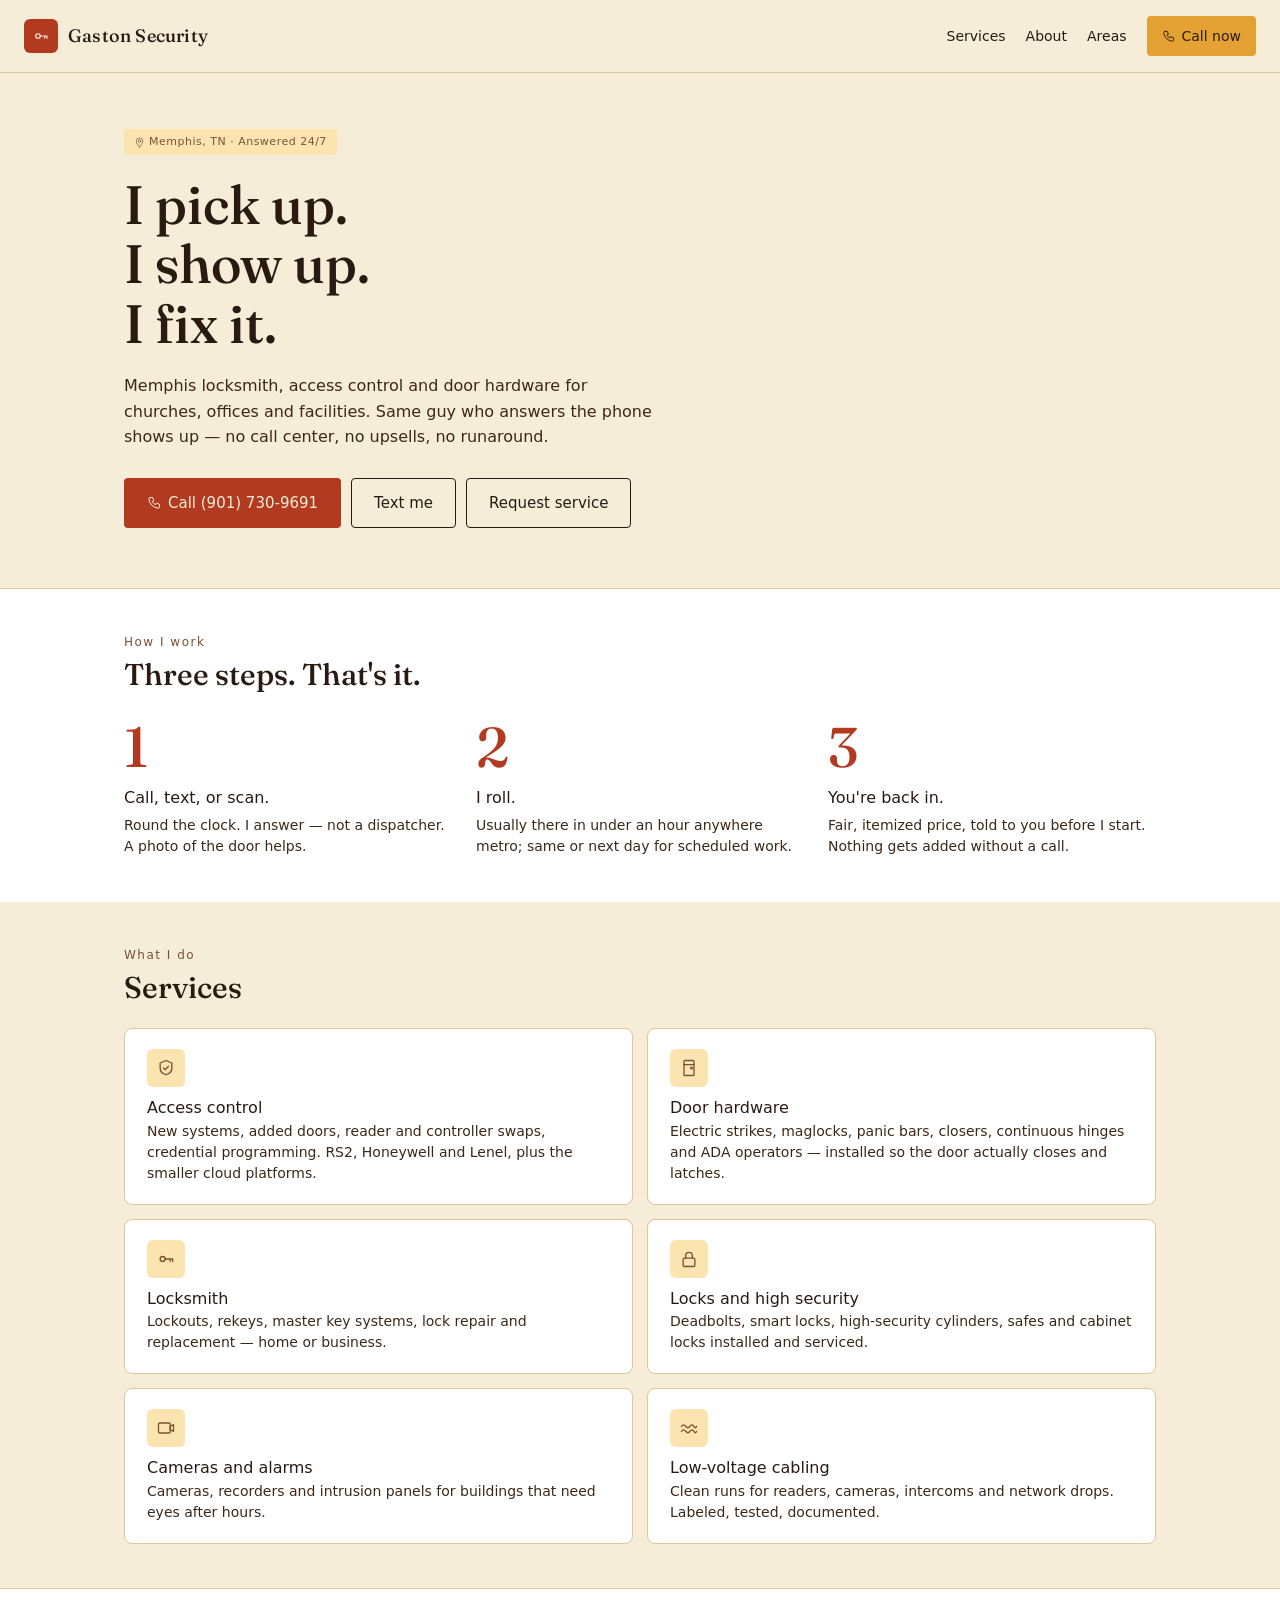
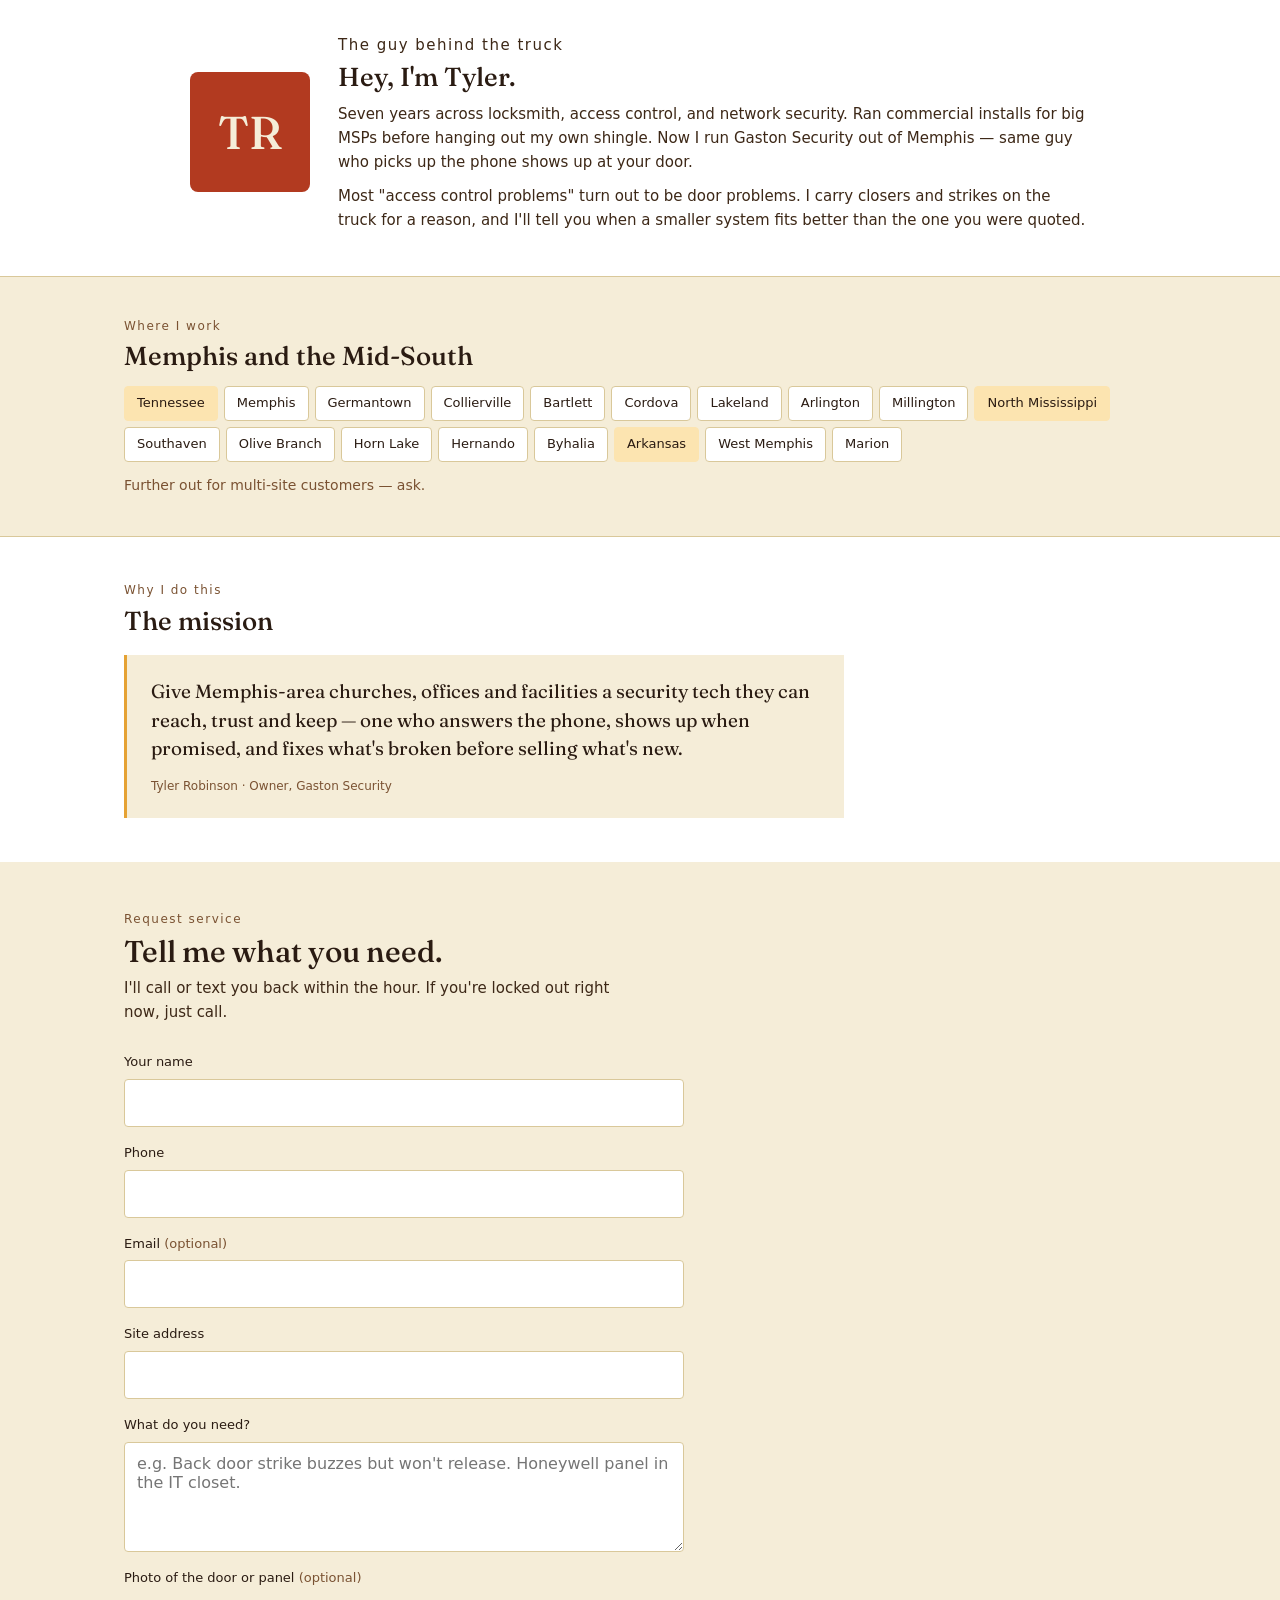
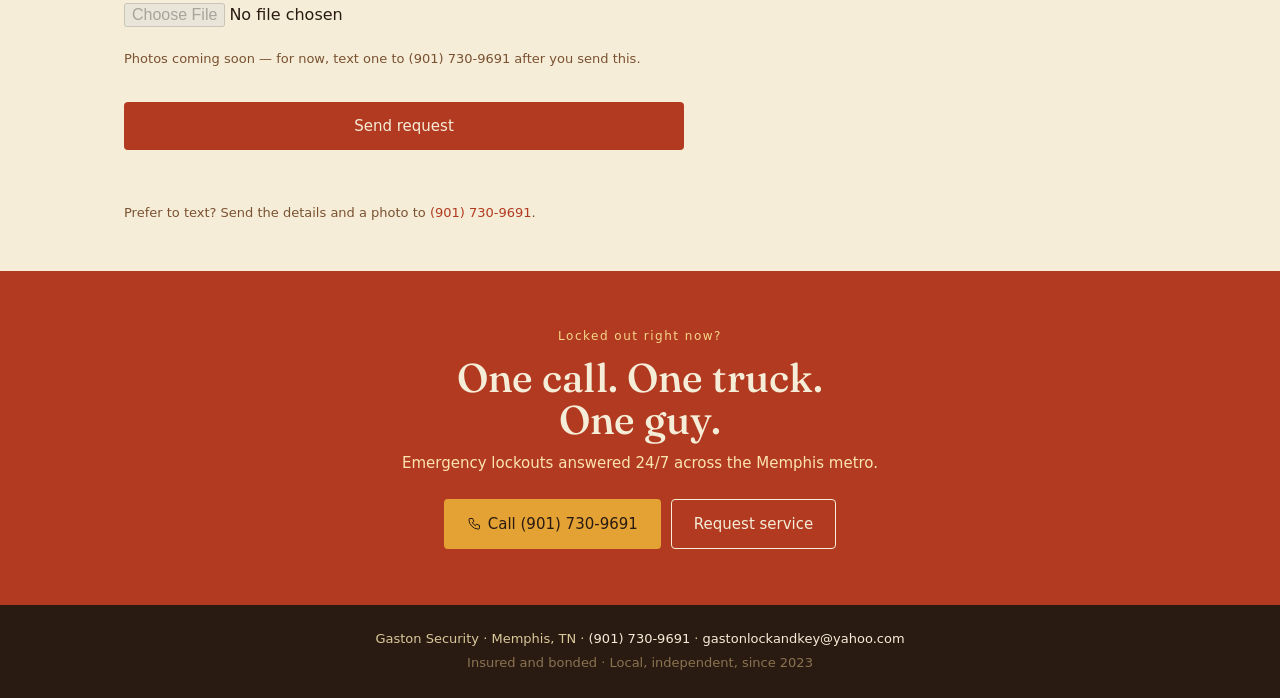
<file: index.html>
<!DOCTYPE html>
<html lang="en">
<head>
<meta charset="utf-8">
<meta name="viewport" content="width=device-width,initial-scale=1">
<title>Gaston Security — Memphis locksmith, access control and door hardware</title>
<meta name="description" content="Locksmith, access control, door hardware and low-voltage security work across Memphis, North Mississippi and West Memphis. Same guy answers the phone and shows up. Call or text 901-730-9691.">
<meta name="theme-color" content="#B23A20">
<link rel="canonical" href="https://gaston-security.com/">

<meta property="og:type" content="website">
<meta property="og:title" content="Gaston Security — Memphis locksmith and access control">
<meta property="og:description" content="I pick up. I show up. I fix it. Locksmith, access control and door hardware for churches, offices and facilities around Memphis. Call or text 901-730-9691.">
<meta property="og:url" content="https://gaston-security.com/">
<meta property="og:site_name" content="Gaston Security">
<meta property="og:image" content="https://gaston-security.com/og.png">
<meta property="og:image:width" content="1200">
<meta property="og:image:height" content="630">
<meta name="twitter:card" content="summary_large_image">

<link rel="preconnect" href="https://fonts.googleapis.com">
<link rel="preconnect" href="https://fonts.gstatic.com" crossorigin>
<link rel="stylesheet" href="https://fonts.googleapis.com/css2?family=Fraunces:opsz,wght@9..144,400;9..144,500&display=swap">

<link rel="icon" href="data:image/svg+xml,%3Csvg xmlns='http://www.w3.org/2000/svg' viewBox='0 0 24 24'%3E%3Crect width='24' height='24' rx='4' fill='%23B23A20'/%3E%3Ccircle cx='9' cy='12' r='3' fill='none' stroke='%23F5EDD8' stroke-width='1.6'/%3E%3Cpath d='M12 12h8M17 12v3M20 12v3' stroke='%23F5EDD8' stroke-width='1.6' fill='none' stroke-linecap='round'/%3E%3C/svg%3E">
<link rel="apple-touch-icon" href="/apple-touch-icon.png">

<script type="application/ld+json">
{
  "@context": "https://schema.org",
  "@type": "LocalBusiness",
  "additionalType": ["https://schema.org/Locksmith"],
  "name": "Gaston Security",
  "url": "https://gaston-security.com/",
  "image": "https://gaston-security.com/og.png",
  "telephone": "+19017309691",
  "email": "gastonlockandkey@yahoo.com",
  "founder": { "@type": "Person", "name": "Tyler Robinson" },
  "slogan": "I pick up. I show up. I fix it.",
  "priceRange": "$$",
  "address": { "@type": "PostalAddress", "addressLocality": "Memphis", "addressRegion": "TN", "addressCountry": "US" },
  "areaServed": [
    "Memphis, TN", "Germantown, TN", "Collierville, TN", "Bartlett, TN", "Cordova, TN", "Lakeland, TN", "Arlington, TN", "Millington, TN",
    "Southaven, MS", "Olive Branch, MS", "Horn Lake, MS", "Hernando, MS", "West Memphis, AR"
  ],
  "knowsAbout": ["Access control", "RS2", "Honeywell", "Lenel", "Door hardware", "Locksmithing", "CCTV", "Low-voltage installation"],
  "openingHoursSpecification": {
    "@type": "OpeningHoursSpecification",
    "dayOfWeek": ["Monday","Tuesday","Wednesday","Thursday","Friday","Saturday","Sunday"],
    "opens": "00:00",
    "closes": "23:59"
  }
}
</script>

<style>
:root {
  --rust: #B23A20;
  --rust-dark: #8F2E19;
  --mustard: #E5A234;
  --mustard-light: #FCE4B0;
  --espresso: #2A1B12;
  --cream: #F5EDD8;
  --cream-light: #FCF6E4;
  --warm-brown: #3D2817;
  --warm-brown-muted: #7A5232;
  --border-cream: #D9C89A;
  --white: #FFFFFF;
  --deep: #2A1B12;
}
* { box-sizing: border-box; }
html { scroll-behavior: smooth; }
@media (prefers-reduced-motion: reduce) { html { scroll-behavior: auto; } }
body {
  margin: 0;
  font-family: system-ui, -apple-system, BlinkMacSystemFont, "Segoe UI", Roboto, sans-serif;
  color: var(--warm-brown);
  background: var(--cream);
  line-height: 1.6;
  -webkit-font-smoothing: antialiased;
}
h1, h2, h3, .display {
  font-family: 'Fraunces', Georgia, serif;
  font-weight: 500;
  color: var(--espresso);
  margin: 0;
  line-height: 1.1;
}
p { margin: 0; }
a { color: var(--rust); text-decoration: none; }
a:hover { text-decoration: underline; }
a:focus-visible, button:focus-visible, input:focus-visible, textarea:focus-visible { outline: 3px solid var(--mustard); outline-offset: 2px; }
.container { max-width: 1080px; margin: 0 auto; padding: 0 24px; }
.skip-link {
  position: absolute; left: -9999px; top: 0;
  background: var(--espresso); color: var(--cream);
  padding: 8px 12px; border-radius: 4px;
  z-index: 100;
}
.skip-link:focus { left: 12px; top: 12px; }

.eyebrow {
  font-size: 12px;
  color: var(--warm-brown-muted);
  letter-spacing: 1.5px;
  margin-bottom: 6px;
}

.icon { width: 1em; height: 1em; display: inline-block; vertical-align: -0.125em; }

.btn {
  display: inline-flex; align-items: center; justify-content: center; gap: 6px;
  min-height: 48px;
  padding: 12px 22px;
  border-radius: 4px;
  font-size: 15px;
  font-weight: 500;
  text-decoration: none;
  border: 1.5px solid transparent;
  cursor: pointer;
  font-family: inherit;
  transition: transform 0.06s ease;
}
.btn:hover { text-decoration: none; }
.btn:active { transform: translateY(1px); }
.btn[disabled] { opacity: .6; cursor: progress; }
.btn-primary { background: var(--rust); color: var(--cream); }
.btn-primary:hover { background: var(--rust-dark); color: var(--cream); }
.btn-mustard { background: var(--mustard); color: var(--espresso); }
.btn-mustard:hover { background: #d1911e; color: var(--espresso); }
.btn-outline { background: transparent; color: var(--espresso); border-color: var(--espresso); }
.btn-outline:hover { background: var(--espresso); color: var(--cream); }
.btn-outline-light { background: transparent; color: var(--cream); border-color: var(--cream); }
.btn-outline-light:hover { background: var(--cream); color: var(--rust); }

/* Header */
.site-header {
  display: flex; align-items: center; justify-content: space-between;
  padding: 16px 24px;
  background: var(--cream);
  border-bottom: 0.5px solid var(--border-cream);
}
.brand { display: flex; align-items: center; gap: 10px; }
.brand-mark {
  width: 34px; height: 34px; border-radius: 6px;
  background: var(--rust); color: var(--cream);
  display: inline-flex; align-items: center; justify-content: center;
}
.brand-mark svg { width: 18px; height: 18px; }
.brand-name {
  font-family: 'Fraunces', Georgia, serif;
  font-size: 18px; font-weight: 500;
  color: var(--espresso);
  letter-spacing: 0.2px;
}
.nav-links { display: flex; align-items: center; gap: 20px; font-size: 14px; color: var(--espresso); }
.nav-links a { color: var(--espresso); }
.nav-links .btn-mustard { padding: 8px 14px; font-size: 14px; min-height: 40px; }

/* Hero */
.hero { padding: 56px 24px 60px; }
.hero .badge {
  display: inline-flex; align-items: center; gap: 4px;
  background: var(--mustard-light);
  color: var(--warm-brown-muted);
  font-size: 11px; letter-spacing: 0.5px;
  padding: 4px 10px; border-radius: 4px;
  margin-bottom: 20px;
}
.hero h1 { font-size: 54px; max-width: 620px; margin-bottom: 20px; }
.hero .sub { font-size: 16px; color: var(--warm-brown); max-width: 540px; margin-bottom: 28px; }
.hero-ctas { display: flex; gap: 10px; flex-wrap: wrap; }

/* How I work */
.how { padding: 44px 24px; background: var(--white); border-top: 0.5px solid var(--border-cream); }
.how h2 { font-size: 30px; margin-bottom: 28px; }
.how-grid { display: grid; grid-template-columns: 1fr 1fr 1fr; gap: 24px; }
.step-num {
  font-family: 'Fraunces', Georgia, serif;
  font-size: 56px; color: var(--rust); font-weight: 500;
  line-height: 1; margin-bottom: 10px;
}
.step-title { font-size: 16px; font-weight: 500; color: var(--espresso); margin-bottom: 4px; }
.step-body { font-size: 14px; color: var(--warm-brown); line-height: 1.55; }

/* Services */
.services { padding: 44px 24px; }
.services h2 { font-size: 30px; margin-bottom: 24px; }
.services-grid { display: grid; grid-template-columns: 1fr 1fr; gap: 14px; }
.service-card {
  background: var(--white);
  padding: 20px 22px;
  border-radius: 8px;
  border: 0.5px solid var(--border-cream);
}
.icon-badge {
  width: 38px; height: 38px; border-radius: 6px;
  background: var(--mustard-light);
  color: var(--warm-brown-muted);
  display: inline-flex; align-items: center; justify-content: center;
  margin-bottom: 12px;
}
.icon-badge svg { width: 20px; height: 20px; }
.service-card h3 { font-family: system-ui, sans-serif; font-size: 16px; font-weight: 500; color: var(--espresso); margin-bottom: 4px; }
.service-card p { font-size: 14px; color: var(--warm-brown); line-height: 1.5; }

/* About */
.about {
  padding: 44px 24px;
  background: var(--white);
  border-top: 0.5px solid var(--border-cream);
  border-bottom: 0.5px solid var(--border-cream);
}
.about-grid { display: grid; grid-template-columns: 120px 1fr; gap: 28px; align-items: center; max-width: 900px; margin: 0 auto; }
.about-avatar {
  width: 120px; height: 120px; border-radius: 8px;
  background: var(--rust); color: var(--cream);
  display: flex; align-items: center; justify-content: center;
  font-family: 'Fraunces', Georgia, serif; font-size: 46px; font-weight: 500;
}
.about h2 { font-size: 26px; margin-bottom: 10px; }
.about p { font-size: 15px; color: var(--warm-brown); }
.about p + p { margin-top: 10px; }

/* Areas */
.areas { padding: 40px 24px; }
.areas h2 { font-size: 26px; margin-bottom: 16px; }
.chips { display: flex; flex-wrap: wrap; gap: 6px; }
.chip {
  background: var(--white);
  padding: 6px 12px;
  border-radius: 4px;
  font-size: 13px;
  color: var(--espresso);
  border: 0.5px solid var(--border-cream);
}
.chip-head { background: var(--mustard-light); border-color: var(--mustard-light); font-weight: 500; }
.areas .note { font-size: 14px; color: var(--warm-brown-muted); margin-top: 12px; }

/* Mission */
.mission { padding: 44px 24px; background: var(--white); border-top: 0.5px solid var(--border-cream); }
.mission h2 { font-size: 26px; margin-bottom: 20px; }
.mission blockquote {
  margin: 0; background: var(--cream); padding: 22px 24px; border-left: 3px solid var(--mustard); max-width: 720px;
}
.mission .quote {
  font-family: 'Fraunces', Georgia, serif;
  font-size: 19px; line-height: 1.5;
  color: var(--espresso);
  margin-bottom: 14px;
}
.mission .attribution { font-size: 12px; color: var(--warm-brown-muted); }

/* Request service form */
.quote-section { padding: 48px 24px; background: var(--cream); }
.quote-section h2 { font-size: 30px; margin-bottom: 8px; }
.quote-section .lead { font-size: 15px; color: var(--warm-brown); margin-bottom: 28px; max-width: 520px; }
.quote-form { max-width: 560px; display: grid; gap: 16px; }
.field { display: grid; gap: 6px; }
.field label { font-size: 13px; font-weight: 500; color: var(--espresso); }
.field .opt { font-weight: 400; color: var(--warm-brown-muted); }
.field input, .field textarea {
  font-family: inherit;
  font-size: 16px;
  padding: 11px 12px;
  min-height: 48px;
  border: 1px solid var(--border-cream);
  border-radius: 4px;
  background: var(--white);
  color: var(--espresso);
  width: 100%;
}
.field textarea { resize: vertical; min-height: 110px; }
.field input:focus, .field textarea:focus {
  outline: none;
  border-color: var(--rust);
  box-shadow: 0 0 0 2px rgba(178,58,32,0.15);
}
.field input[type="file"] { padding: 8px 0; border: 0; background: transparent; }
input:invalid.touched, textarea:invalid.touched { border-color: var(--rust); }
.hint { font-size: 13px; color: var(--warm-brown-muted); }
.hp { position: absolute; left: -9999px; top: -9999px; }
.status { font-size: 15px; font-weight: 500; min-height: 1.4em; }
.status.ok { color: #2F6B3A; }
.status.err { color: var(--rust); }

/* Big closing CTA */
.cta { padding: 56px 24px; background: var(--rust); text-align: center; color: var(--cream); }
.cta .eyebrow { color: #F5D68A; margin-bottom: 10px; }
.cta h2 { font-size: 40px; color: var(--cream); margin-bottom: 10px; line-height: 1.05; }
.cta .lead { font-size: 15px; color: var(--mustard-light); margin-bottom: 24px; }
.cta-ctas { display: inline-flex; gap: 10px; flex-wrap: wrap; justify-content: center; }

/* Footer */
.footer { padding: 24px; background: var(--espresso); color: var(--border-cream); font-size: 13px; text-align: center; }
.footer a { color: var(--cream); }
.footer .fine { color: #8B7250; margin-top: 4px; }

/* Sticky call/text bar — phones only, for people arriving from the QR code */
.callbar {
  position: fixed; left: 0; right: 0; bottom: 0; z-index: 20;
  display: none; grid-template-columns: 1fr 1fr 1.5fr; gap: 1px;
  background: var(--rust-dark); padding-bottom: env(safe-area-inset-bottom);
}
.callbar a {
  display: flex; align-items: center; justify-content: center;
  min-height: 54px; background: var(--rust); color: var(--cream);
  font-weight: 500; font-size: 15px; text-decoration: none;
}
.callbar a:active { background: var(--rust-dark); }

/* Mobile */
@media (max-width: 720px) {
  .nav-links a:not(.btn) { display: none; }
  .hero { padding: 40px 24px; }
  .hero h1 { font-size: 40px; }
  .hero-ctas .btn { flex: 1 1 100%; }
  .how-grid { grid-template-columns: 1fr; gap: 28px; }
  .services-grid { grid-template-columns: 1fr; }
  .about-grid { grid-template-columns: 1fr; text-align: center; }
  .about-avatar { margin: 0 auto; }
  .cta h2 { font-size: 30px; }
  .callbar { display: grid; }
  body { padding-bottom: 54px; }
  .footer { padding-bottom: 36px; }
}
</style>
</head>
<body>

<a class="skip-link" href="#main">Skip to content</a>

<svg width="0" height="0" style="position:absolute" aria-hidden="true">
  <defs>
    <symbol id="i-key" viewBox="0 0 24 24" fill="none" stroke="currentColor" stroke-width="1.6" stroke-linecap="round" stroke-linejoin="round">
      <circle cx="8" cy="12" r="3"/>
      <path d="M11 12h9M17 12v3M20 12v3"/>
    </symbol>
    <symbol id="i-lock" viewBox="0 0 24 24" fill="none" stroke="currentColor" stroke-width="1.6" stroke-linecap="round" stroke-linejoin="round">
      <rect x="5" y="11" width="14" height="10" rx="1.5"/>
      <path d="M8 11V8a4 4 0 0 1 8 0v3"/>
    </symbol>
    <symbol id="i-shield" viewBox="0 0 24 24" fill="none" stroke="currentColor" stroke-width="1.6" stroke-linecap="round" stroke-linejoin="round">
      <path d="M12 3l7 3v6c0 4-3 7-7 8-4-1-7-4-7-8V6l7-3z"/>
      <path d="M9 12l2 2 4-4"/>
    </symbol>
    <symbol id="i-door" viewBox="0 0 24 24" fill="none" stroke="currentColor" stroke-width="1.6" stroke-linecap="round" stroke-linejoin="round">
      <rect x="6" y="3" width="12" height="18" rx="1"/>
      <circle cx="15" cy="12" r="1"/>
      <path d="M6 8h12"/>
    </symbol>
    <symbol id="i-video" viewBox="0 0 24 24" fill="none" stroke="currentColor" stroke-width="1.6" stroke-linecap="round" stroke-linejoin="round">
      <rect x="3" y="6" width="14" height="12" rx="1.5"/>
      <path d="M17 10l4-2v8l-4-2z"/>
    </symbol>
    <symbol id="i-cable" viewBox="0 0 24 24" fill="none" stroke="currentColor" stroke-width="1.6" stroke-linecap="round" stroke-linejoin="round">
      <path d="M3 10c4-6 6 6 10 0s6 6 8 0"/>
      <path d="M3 16c4-6 6 6 10 0s6 6 8 0"/>
    </symbol>
    <symbol id="i-phone" viewBox="0 0 24 24" fill="none" stroke="currentColor" stroke-width="1.6" stroke-linecap="round" stroke-linejoin="round">
      <path d="M5 4h4l2 5-2.5 1.5a11 11 0 0 0 5 5L15 13l5 2v4a2 2 0 0 1-2 2A16 16 0 0 1 3 6a2 2 0 0 1 2-2z"/>
    </symbol>
    <symbol id="i-pin" viewBox="0 0 24 24" fill="none" stroke="currentColor" stroke-width="1.6" stroke-linecap="round" stroke-linejoin="round">
      <path d="M12 22s7-8 7-13a7 7 0 0 0-14 0c0 5 7 13 7 13z"/>
      <circle cx="12" cy="9" r="2.5"/>
    </symbol>
  </defs>
</svg>

<header class="site-header">
  <div class="brand">
    <span class="brand-mark"><svg><use href="#i-key"/></svg></span>
    <span class="brand-name">Gaston Security</span>
  </div>
  <nav class="nav-links" aria-label="Primary">
    <a href="#services">Services</a>
    <a href="#about">About</a>
    <a href="#areas">Areas</a>
    <a class="btn btn-mustard" href="tel:+19017309691">
      <svg class="icon"><use href="#i-phone"/></svg>Call now
    </a>
  </nav>
</header>

<main id="main">

<section class="hero">
  <div class="container">
    <span class="badge"><svg class="icon"><use href="#i-pin"/></svg>Memphis, TN &middot; Answered 24/7</span>
    <h1>I pick up.<br>I show up.<br>I fix it.</h1>
    <p class="sub">Memphis locksmith, access control and door hardware for churches, offices and facilities. Same guy who answers the phone shows up &mdash; no call center, no upsells, no runaround.</p>
    <div class="hero-ctas">
      <a class="btn btn-primary" href="tel:+19017309691"><svg class="icon"><use href="#i-phone"/></svg>Call (901) 730-9691</a>
      <a class="btn btn-outline" href="sms:+19017309691?&amp;body=Hi%20Tyler%2C%20I%20need%20help%20with">Text me</a>
      <a class="btn btn-outline" href="#quote">Request service</a>
    </div>
  </div>
</section>

<section class="how">
  <div class="container">
    <p class="eyebrow">How I work</p>
    <h2>Three steps. That's it.</h2>
    <div class="how-grid">
      <div>
        <div class="step-num">1</div>
        <p class="step-title">Call, text, or scan.</p>
        <p class="step-body">Round the clock. I answer &mdash; not a dispatcher. A photo of the door helps.</p>
      </div>
      <div>
        <div class="step-num">2</div>
        <p class="step-title">I roll.</p>
        <p class="step-body">Usually there in under an hour anywhere metro; same or next day for scheduled work.</p>
      </div>
      <div>
        <div class="step-num">3</div>
        <p class="step-title">You're back in.</p>
        <p class="step-body">Fair, itemized price, told to you before I start. Nothing gets added without a call.</p>
      </div>
    </div>
  </div>
</section>

<section class="services" id="services">
  <div class="container">
    <p class="eyebrow">What I do</p>
    <h2>Services</h2>
    <div class="services-grid">
      <div class="service-card">
        <div class="icon-badge"><svg><use href="#i-shield"/></svg></div>
        <h3>Access control</h3>
        <p>New systems, added doors, reader and controller swaps, credential programming. RS2, Honeywell and Lenel, plus the smaller cloud platforms.</p>
      </div>
      <div class="service-card">
        <div class="icon-badge"><svg><use href="#i-door"/></svg></div>
        <h3>Door hardware</h3>
        <p>Electric strikes, maglocks, panic bars, closers, continuous hinges and ADA operators &mdash; installed so the door actually closes and latches.</p>
      </div>
      <div class="service-card">
        <div class="icon-badge"><svg><use href="#i-key"/></svg></div>
        <h3>Locksmith</h3>
        <p>Lockouts, rekeys, master key systems, lock repair and replacement &mdash; home or business.</p>
      </div>
      <div class="service-card">
        <div class="icon-badge"><svg><use href="#i-lock"/></svg></div>
        <h3>Locks and high security</h3>
        <p>Deadbolts, smart locks, high-security cylinders, safes and cabinet locks installed and serviced.</p>
      </div>
      <div class="service-card">
        <div class="icon-badge"><svg><use href="#i-video"/></svg></div>
        <h3>Cameras and alarms</h3>
        <p>Cameras, recorders and intrusion panels for buildings that need eyes after hours.</p>
      </div>
      <div class="service-card">
        <div class="icon-badge"><svg><use href="#i-cable"/></svg></div>
        <h3>Low-voltage cabling</h3>
        <p>Clean runs for readers, cameras, intercoms and network drops. Labeled, tested, documented.</p>
      </div>
    </div>
  </div>
</section>

<section class="about" id="about">
  <div class="about-grid">
    <div class="about-avatar">TR</div>
    <div>
      <p class="eyebrow">The guy behind the truck</p>
      <h2>Hey, I'm Tyler.</h2>
      <p>Seven years across locksmith, access control, and network security. Ran commercial installs for big MSPs before hanging out my own shingle. Now I run Gaston Security out of Memphis &mdash; same guy who picks up the phone shows up at your door.</p>
      <p>Most "access control problems" turn out to be door problems. I carry closers and strikes on the truck for a reason, and I'll tell you when a smaller system fits better than the one you were quoted.</p>
    </div>
  </div>
</section>

<section class="areas" id="areas">
  <div class="container">
    <p class="eyebrow">Where I work</p>
    <h2>Memphis and the Mid-South</h2>
    <div class="chips">
      <span class="chip chip-head">Tennessee</span>
      <span class="chip">Memphis</span>
      <span class="chip">Germantown</span>
      <span class="chip">Collierville</span>
      <span class="chip">Bartlett</span>
      <span class="chip">Cordova</span>
      <span class="chip">Lakeland</span>
      <span class="chip">Arlington</span>
      <span class="chip">Millington</span>
      <span class="chip chip-head">North Mississippi</span>
      <span class="chip">Southaven</span>
      <span class="chip">Olive Branch</span>
      <span class="chip">Horn Lake</span>
      <span class="chip">Hernando</span>
      <span class="chip">Byhalia</span>
      <span class="chip chip-head">Arkansas</span>
      <span class="chip">West Memphis</span>
      <span class="chip">Marion</span>
    </div>
    <p class="note">Further out for multi-site customers &mdash; ask.</p>
  </div>
</section>

<section class="mission">
  <div class="container">
    <p class="eyebrow">Why I do this</p>
    <h2>The mission</h2>
    <blockquote>
      <p class="quote">Give Memphis-area churches, offices and facilities a security tech they can reach, trust and keep &mdash; one who answers the phone, shows up when promised, and fixes what's broken before selling what's new.</p>
      <p class="attribution">Tyler Robinson &middot; Owner, Gaston Security</p>
    </blockquote>
  </div>
</section>

<section class="quote-section" id="quote">
  <div class="container">
    <p class="eyebrow">Request service</p>
    <h2>Tell me what you need.</h2>
    <p class="lead">I'll call or text you back within the hour. If you're locked out right now, just call.</p>
    <form class="quote-form" id="request-form" action="https://api.web3forms.com/submit" method="POST" novalidate>
      <input type="hidden" name="access_key" value="WEB3FORMS_ACCESS_KEY">
      <input type="hidden" name="subject" value="Service request from gaston-security.com">
      <input type="hidden" name="from_name" value="Gaston Security website">
      <input type="hidden" name="utm_source" id="utm_source" value="">
      <input type="checkbox" name="botcheck" class="hp" tabindex="-1" autocomplete="off" aria-hidden="true">

      <div class="field">
        <label for="f-name">Your name</label>
        <input type="text" id="f-name" name="name" required autocomplete="name" maxlength="200">
      </div>
      <div class="field">
        <label for="f-phone">Phone</label>
        <input type="tel" id="f-phone" name="phone" required autocomplete="tel" inputmode="tel">
      </div>
      <div class="field">
        <label for="f-email">Email <span class="opt">(optional)</span></label>
        <input type="email" id="f-email" name="email" autocomplete="email" inputmode="email">
      </div>
      <div class="field">
        <label for="f-address">Site address</label>
        <input type="text" id="f-address" name="site_address" required autocomplete="street-address">
      </div>
      <div class="field">
        <label for="f-desc">What do you need?</label>
        <textarea id="f-desc" name="message" required maxlength="4000" placeholder="e.g. Back door strike buzzes but won't release. Honeywell panel in the IT closet."></textarea>
      </div>
      <div class="field">
        <label for="f-photo">Photo of the door or panel <span class="opt">(optional)</span></label>
        <input type="file" id="f-photo" name="photo" accept="image/*" capture="environment">
        <p class="hint" id="photo-hint">One image, up to 8 MB.</p>
      </div>

      <div class="h-captcha" data-captcha="true"></div>

      <button type="submit" class="btn btn-primary" id="submit-btn">Send request</button>
      <p class="status" id="form-status" role="status" aria-live="polite"></p>
      <p class="hint">Prefer to text? Send the details and a photo to <a href="sms:+19017309691">(901) 730-9691</a>.</p>
    </form>
  </div>
</section>

<section class="cta">
  <div class="container">
    <p class="eyebrow">Locked out right now?</p>
    <h2>One call. One truck.<br>One guy.</h2>
    <p class="lead">Emergency lockouts answered 24/7 across the Memphis metro.</p>
    <div class="cta-ctas">
      <a class="btn btn-mustard" href="tel:+19017309691"><svg class="icon"><use href="#i-phone"/></svg>Call (901) 730-9691</a>
      <a class="btn btn-outline-light" href="#quote">Request service</a>
    </div>
  </div>
</section>

</main>

<footer class="footer">
  <p>Gaston Security &middot; Memphis, TN &middot; <a href="tel:+19017309691">(901) 730-9691</a> &middot; <a href="mailto:gastonlockandkey@yahoo.com">gastonlockandkey@yahoo.com</a></p>
  <p class="fine">Insured and bonded &middot; Local, independent, since 2023</p>
</footer>

<nav class="callbar" aria-label="Quick contact">
  <a href="tel:+19017309691">Call</a>
  <a href="sms:+19017309691">Text</a>
  <a href="#quote">Request service</a>
</nav>

<script src="/script.js" defer></script>
<script src="https://web3forms.com/client/script.js" async defer></script>
</body>
</html>
</file>
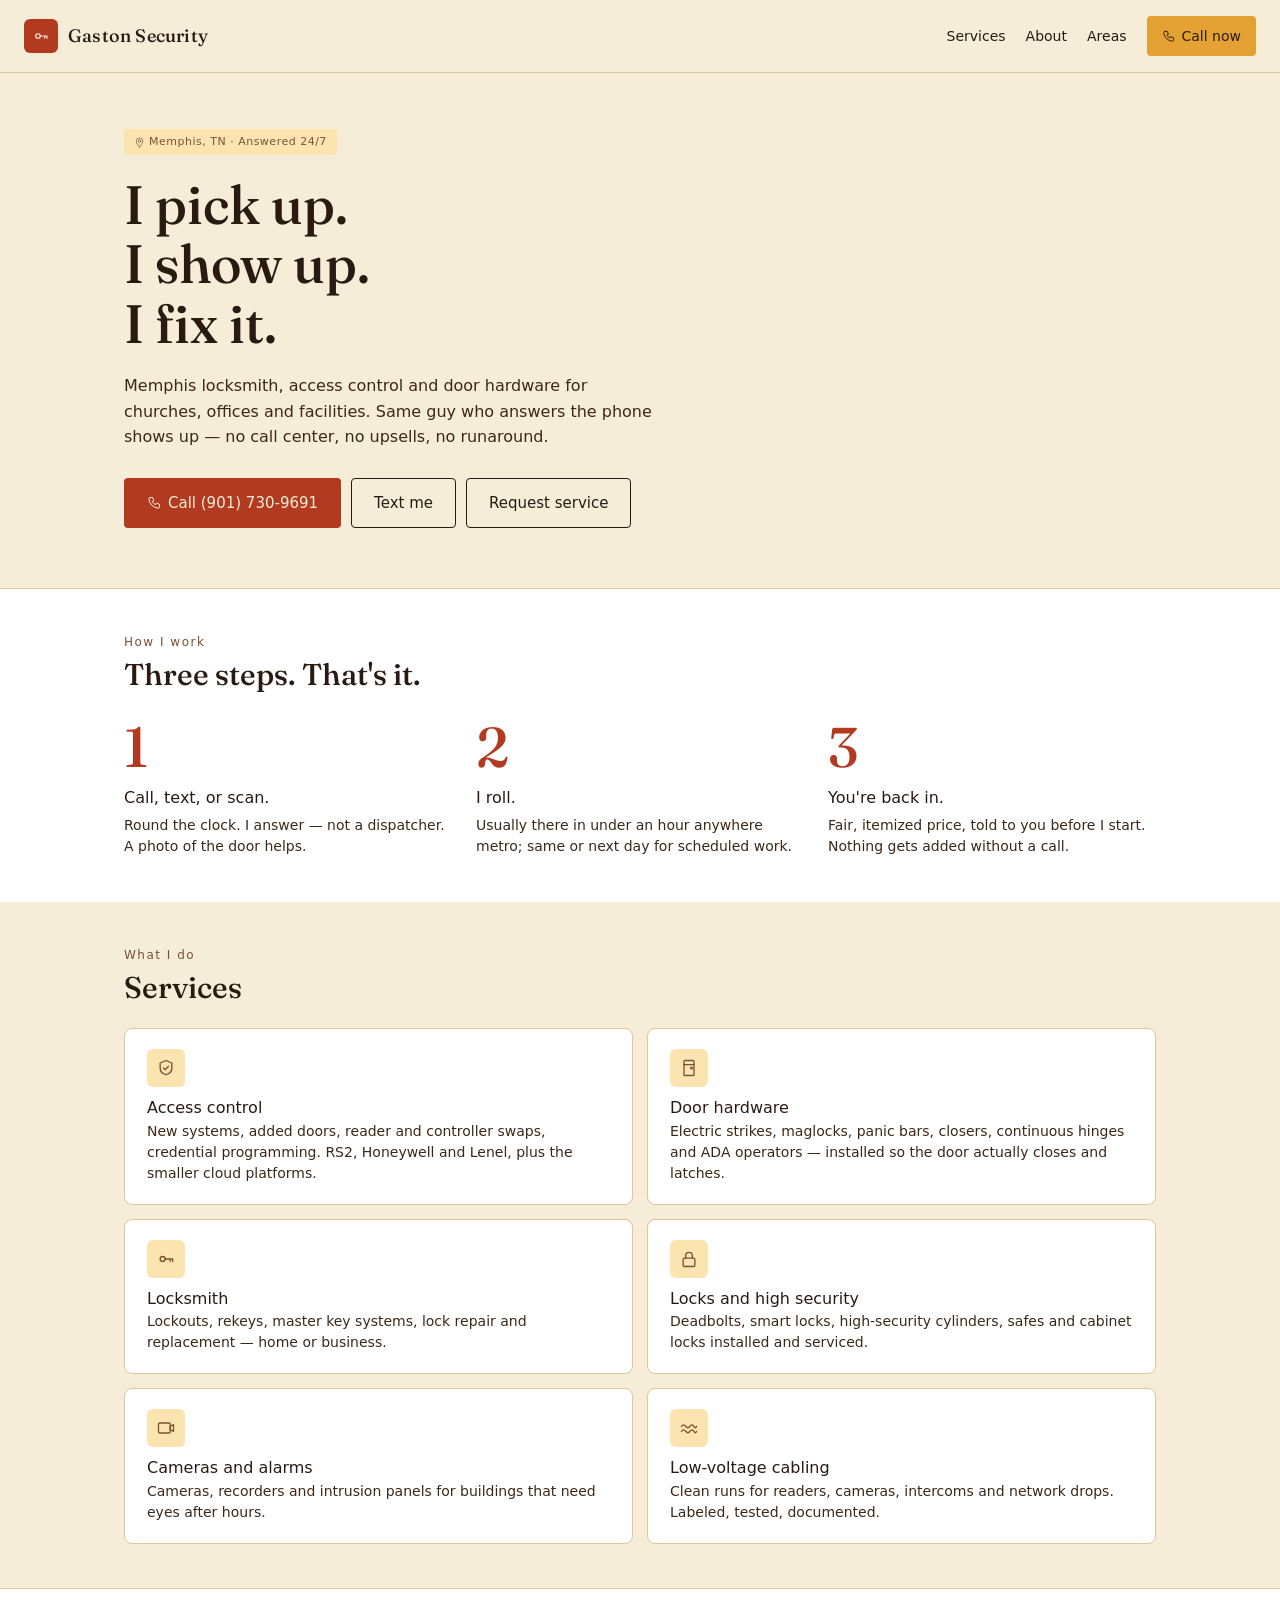
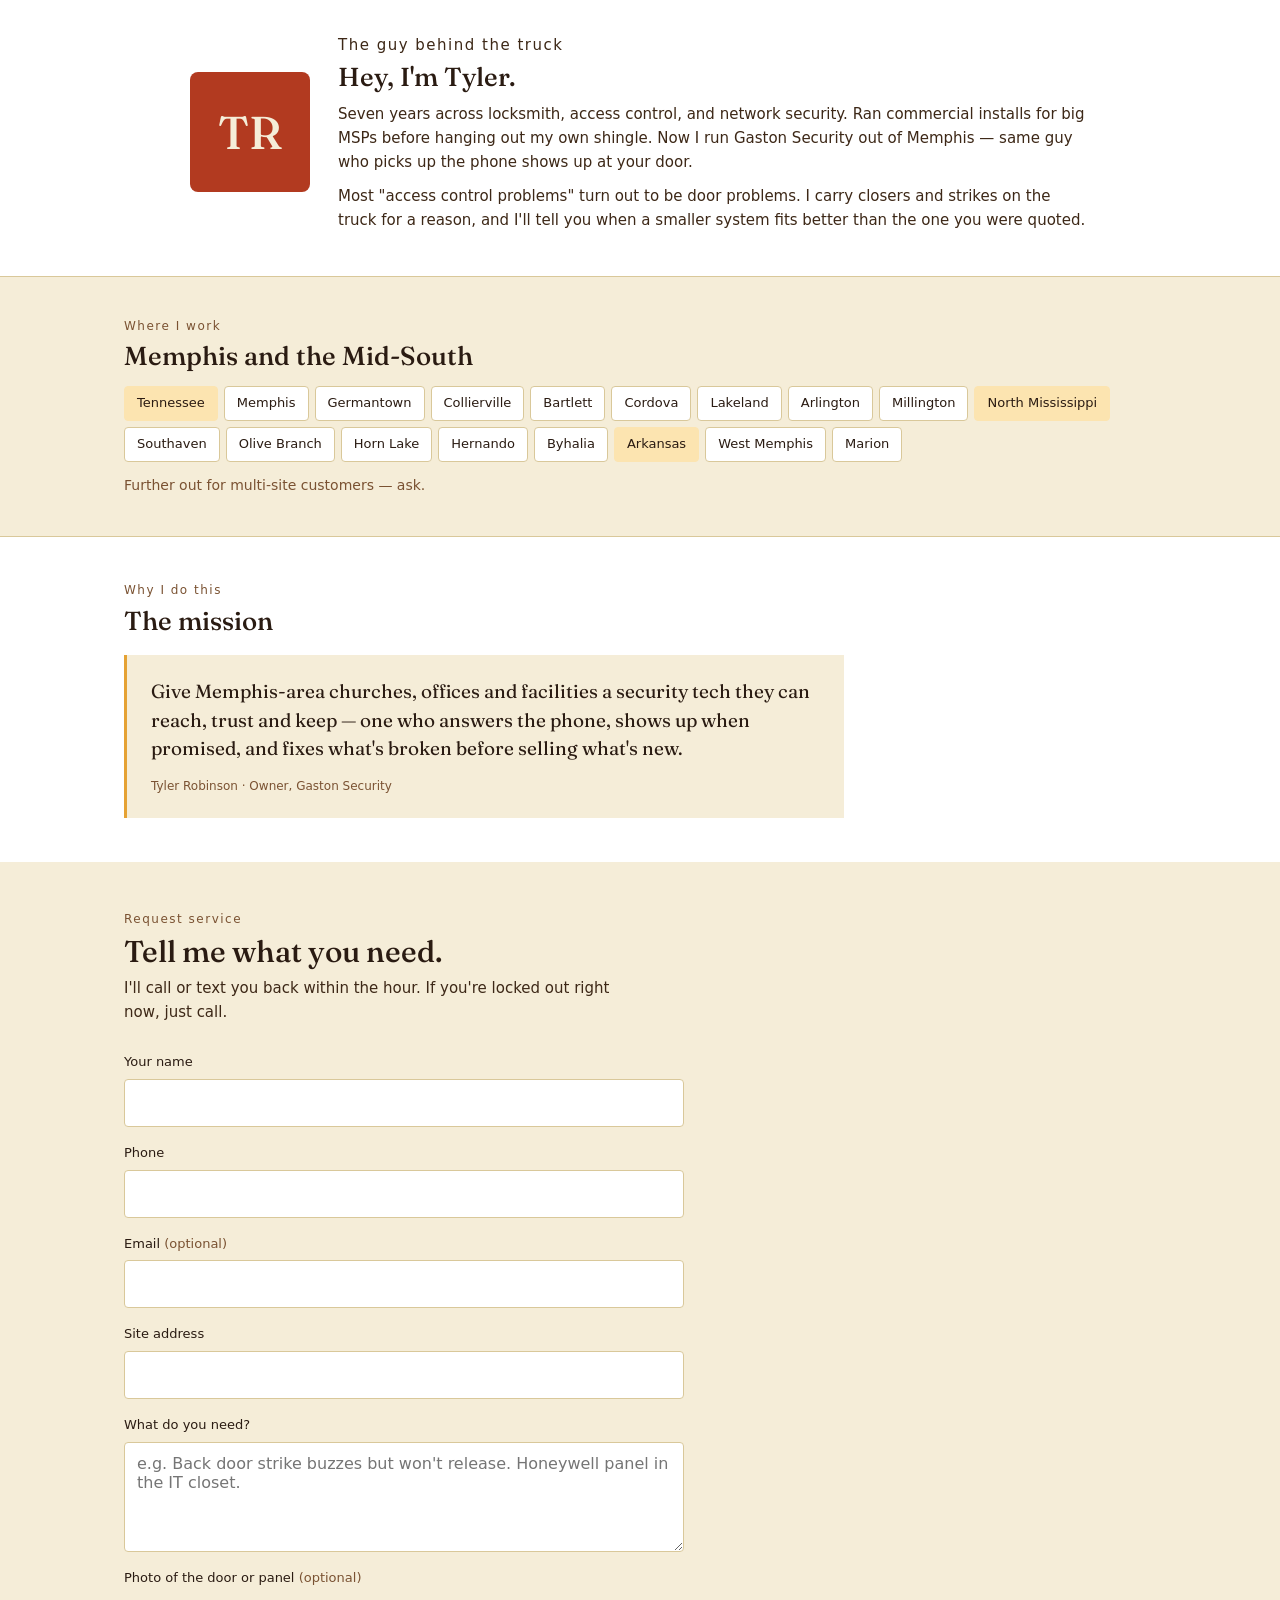
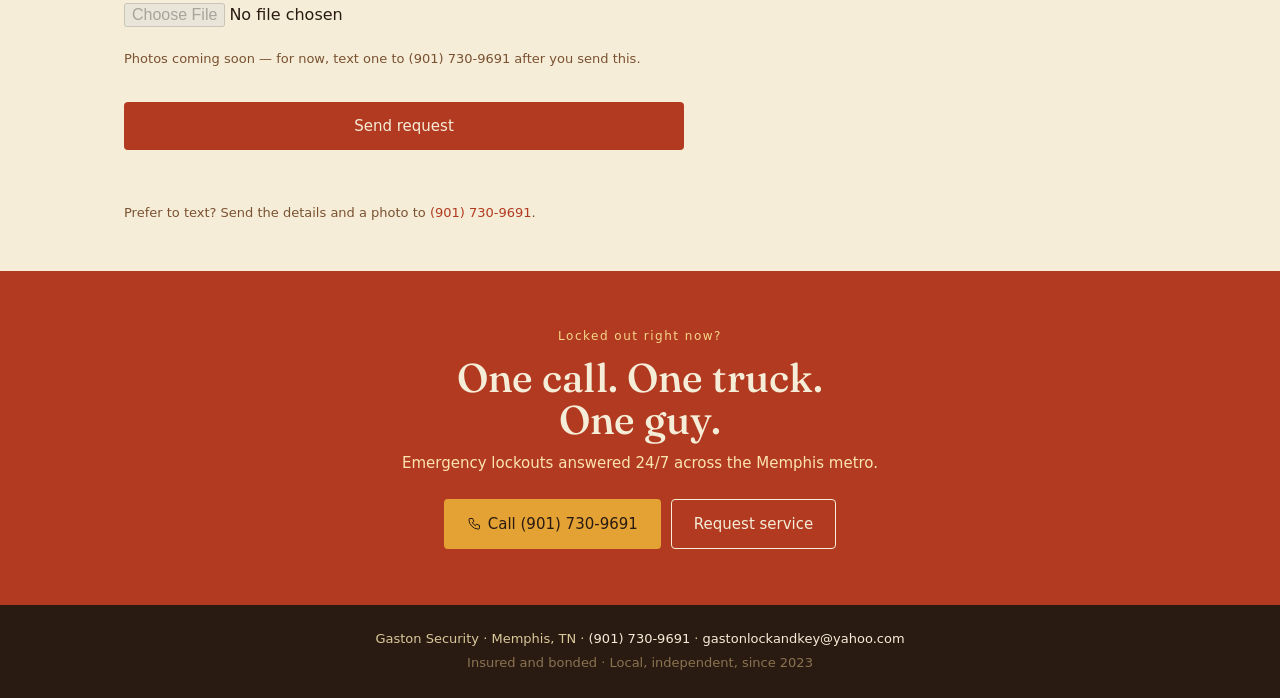
<file: public/index.html>
<!DOCTYPE html>
<html lang="en">
<head>
<meta charset="utf-8">
<meta name="viewport" content="width=device-width,initial-scale=1">
<title>Gaston Security — Memphis locksmith, access control and door hardware</title>
<meta name="description" content="Locksmith, access control, door hardware and low-voltage security work across Memphis, North Mississippi and West Memphis. Same guy answers the phone and shows up. Call or text 901-730-9691.">
<meta name="theme-color" content="#B23A20">
<link rel="canonical" href="https://gaston-security.com/">

<meta property="og:type" content="website">
<meta property="og:title" content="Gaston Security — Memphis locksmith and access control">
<meta property="og:description" content="I pick up. I show up. I fix it. Locksmith, access control and door hardware for churches, offices and facilities around Memphis. Call or text 901-730-9691.">
<meta property="og:url" content="https://gaston-security.com/">
<meta property="og:site_name" content="Gaston Security">
<meta property="og:image" content="https://gaston-security.com/og.png">
<meta property="og:image:width" content="1200">
<meta property="og:image:height" content="630">
<meta name="twitter:card" content="summary_large_image">

<link rel="preconnect" href="https://fonts.googleapis.com">
<link rel="preconnect" href="https://fonts.gstatic.com" crossorigin>
<link rel="stylesheet" href="https://fonts.googleapis.com/css2?family=Fraunces:opsz,wght@9..144,400;9..144,500&display=swap">

<link rel="icon" href="data:image/svg+xml,%3Csvg xmlns='http://www.w3.org/2000/svg' viewBox='0 0 24 24'%3E%3Crect width='24' height='24' rx='4' fill='%23B23A20'/%3E%3Ccircle cx='9' cy='12' r='3' fill='none' stroke='%23F5EDD8' stroke-width='1.6'/%3E%3Cpath d='M12 12h8M17 12v3M20 12v3' stroke='%23F5EDD8' stroke-width='1.6' fill='none' stroke-linecap='round'/%3E%3C/svg%3E">
<link rel="apple-touch-icon" href="/apple-touch-icon.png">

<script type="application/ld+json">
{
  "@context": "https://schema.org",
  "@type": "LocalBusiness",
  "additionalType": ["https://schema.org/Locksmith"],
  "name": "Gaston Security",
  "url": "https://gaston-security.com/",
  "image": "https://gaston-security.com/og.png",
  "telephone": "+19017309691",
  "email": "gastonlockandkey@yahoo.com",
  "founder": { "@type": "Person", "name": "Tyler Robinson" },
  "slogan": "I pick up. I show up. I fix it.",
  "priceRange": "$$",
  "address": { "@type": "PostalAddress", "addressLocality": "Memphis", "addressRegion": "TN", "addressCountry": "US" },
  "areaServed": [
    "Memphis, TN", "Germantown, TN", "Collierville, TN", "Bartlett, TN", "Cordova, TN", "Lakeland, TN", "Arlington, TN", "Millington, TN",
    "Southaven, MS", "Olive Branch, MS", "Horn Lake, MS", "Hernando, MS", "West Memphis, AR"
  ],
  "knowsAbout": ["Access control", "RS2", "Honeywell", "Lenel", "Door hardware", "Locksmithing", "CCTV", "Low-voltage installation"],
  "openingHoursSpecification": {
    "@type": "OpeningHoursSpecification",
    "dayOfWeek": ["Monday","Tuesday","Wednesday","Thursday","Friday","Saturday","Sunday"],
    "opens": "00:00",
    "closes": "23:59"
  }
}
</script>

<style>
:root {
  --rust: #B23A20;
  --rust-dark: #8F2E19;
  --mustard: #E5A234;
  --mustard-light: #FCE4B0;
  --espresso: #2A1B12;
  --cream: #F5EDD8;
  --cream-light: #FCF6E4;
  --warm-brown: #3D2817;
  --warm-brown-muted: #7A5232;
  --border-cream: #D9C89A;
  --white: #FFFFFF;
  --deep: #2A1B12;
}
* { box-sizing: border-box; }
html { scroll-behavior: smooth; }
@media (prefers-reduced-motion: reduce) { html { scroll-behavior: auto; } }
body {
  margin: 0;
  font-family: system-ui, -apple-system, BlinkMacSystemFont, "Segoe UI", Roboto, sans-serif;
  color: var(--warm-brown);
  background: var(--cream);
  line-height: 1.6;
  -webkit-font-smoothing: antialiased;
}
h1, h2, h3, .display {
  font-family: 'Fraunces', Georgia, serif;
  font-weight: 500;
  color: var(--espresso);
  margin: 0;
  line-height: 1.1;
}
p { margin: 0; }
a { color: var(--rust); text-decoration: none; }
a:hover { text-decoration: underline; }
a:focus-visible, button:focus-visible, input:focus-visible, textarea:focus-visible { outline: 3px solid var(--mustard); outline-offset: 2px; }
.container { max-width: 1080px; margin: 0 auto; padding: 0 24px; }
.skip-link {
  position: absolute; left: -9999px; top: 0;
  background: var(--espresso); color: var(--cream);
  padding: 8px 12px; border-radius: 4px;
  z-index: 100;
}
.skip-link:focus { left: 12px; top: 12px; }

.eyebrow {
  font-size: 12px;
  color: var(--warm-brown-muted);
  letter-spacing: 1.5px;
  margin-bottom: 6px;
}

.icon { width: 1em; height: 1em; display: inline-block; vertical-align: -0.125em; }

.btn {
  display: inline-flex; align-items: center; justify-content: center; gap: 6px;
  min-height: 48px;
  padding: 12px 22px;
  border-radius: 4px;
  font-size: 15px;
  font-weight: 500;
  text-decoration: none;
  border: 1.5px solid transparent;
  cursor: pointer;
  font-family: inherit;
  transition: transform 0.06s ease;
}
.btn:hover { text-decoration: none; }
.btn:active { transform: translateY(1px); }
.btn[disabled] { opacity: .6; cursor: progress; }
.btn-primary { background: var(--rust); color: var(--cream); }
.btn-primary:hover { background: var(--rust-dark); color: var(--cream); }
.btn-mustard { background: var(--mustard); color: var(--espresso); }
.btn-mustard:hover { background: #d1911e; color: var(--espresso); }
.btn-outline { background: transparent; color: var(--espresso); border-color: var(--espresso); }
.btn-outline:hover { background: var(--espresso); color: var(--cream); }
.btn-outline-light { background: transparent; color: var(--cream); border-color: var(--cream); }
.btn-outline-light:hover { background: var(--cream); color: var(--rust); }

/* Header */
.site-header {
  display: flex; align-items: center; justify-content: space-between;
  padding: 16px 24px;
  background: var(--cream);
  border-bottom: 0.5px solid var(--border-cream);
}
.brand { display: flex; align-items: center; gap: 10px; }
.brand-mark {
  width: 34px; height: 34px; border-radius: 6px;
  background: var(--rust); color: var(--cream);
  display: inline-flex; align-items: center; justify-content: center;
}
.brand-mark svg { width: 18px; height: 18px; }
.brand-name {
  font-family: 'Fraunces', Georgia, serif;
  font-size: 18px; font-weight: 500;
  color: var(--espresso);
  letter-spacing: 0.2px;
}
.nav-links { display: flex; align-items: center; gap: 20px; font-size: 14px; color: var(--espresso); }
.nav-links a { color: var(--espresso); }
.nav-links .btn-mustard { padding: 8px 14px; font-size: 14px; min-height: 40px; }

/* Hero */
.hero { padding: 56px 24px 60px; }
.hero .badge {
  display: inline-flex; align-items: center; gap: 4px;
  background: var(--mustard-light);
  color: var(--warm-brown-muted);
  font-size: 11px; letter-spacing: 0.5px;
  padding: 4px 10px; border-radius: 4px;
  margin-bottom: 20px;
}
.hero h1 { font-size: 54px; max-width: 620px; margin-bottom: 20px; }
.hero .sub { font-size: 16px; color: var(--warm-brown); max-width: 540px; margin-bottom: 28px; }
.hero-ctas { display: flex; gap: 10px; flex-wrap: wrap; }

/* How I work */
.how { padding: 44px 24px; background: var(--white); border-top: 0.5px solid var(--border-cream); }
.how h2 { font-size: 30px; margin-bottom: 28px; }
.how-grid { display: grid; grid-template-columns: 1fr 1fr 1fr; gap: 24px; }
.step-num {
  font-family: 'Fraunces', Georgia, serif;
  font-size: 56px; color: var(--rust); font-weight: 500;
  line-height: 1; margin-bottom: 10px;
}
.step-title { font-size: 16px; font-weight: 500; color: var(--espresso); margin-bottom: 4px; }
.step-body { font-size: 14px; color: var(--warm-brown); line-height: 1.55; }

/* Services */
.services { padding: 44px 24px; }
.services h2 { font-size: 30px; margin-bottom: 24px; }
.services-grid { display: grid; grid-template-columns: 1fr 1fr; gap: 14px; }
.service-card {
  background: var(--white);
  padding: 20px 22px;
  border-radius: 8px;
  border: 0.5px solid var(--border-cream);
}
.icon-badge {
  width: 38px; height: 38px; border-radius: 6px;
  background: var(--mustard-light);
  color: var(--warm-brown-muted);
  display: inline-flex; align-items: center; justify-content: center;
  margin-bottom: 12px;
}
.icon-badge svg { width: 20px; height: 20px; }
.service-card h3 { font-family: system-ui, sans-serif; font-size: 16px; font-weight: 500; color: var(--espresso); margin-bottom: 4px; }
.service-card p { font-size: 14px; color: var(--warm-brown); line-height: 1.5; }

/* About */
.about {
  padding: 44px 24px;
  background: var(--white);
  border-top: 0.5px solid var(--border-cream);
  border-bottom: 0.5px solid var(--border-cream);
}
.about-grid { display: grid; grid-template-columns: 120px 1fr; gap: 28px; align-items: center; max-width: 900px; margin: 0 auto; }
.about-avatar {
  width: 120px; height: 120px; border-radius: 8px;
  background: var(--rust); color: var(--cream);
  display: flex; align-items: center; justify-content: center;
  font-family: 'Fraunces', Georgia, serif; font-size: 46px; font-weight: 500;
}
.about h2 { font-size: 26px; margin-bottom: 10px; }
.about p { font-size: 15px; color: var(--warm-brown); }
.about p + p { margin-top: 10px; }

/* Areas */
.areas { padding: 40px 24px; }
.areas h2 { font-size: 26px; margin-bottom: 16px; }
.chips { display: flex; flex-wrap: wrap; gap: 6px; }
.chip {
  background: var(--white);
  padding: 6px 12px;
  border-radius: 4px;
  font-size: 13px;
  color: var(--espresso);
  border: 0.5px solid var(--border-cream);
}
.chip-head { background: var(--mustard-light); border-color: var(--mustard-light); font-weight: 500; }
.areas .note { font-size: 14px; color: var(--warm-brown-muted); margin-top: 12px; }

/* Mission */
.mission { padding: 44px 24px; background: var(--white); border-top: 0.5px solid var(--border-cream); }
.mission h2 { font-size: 26px; margin-bottom: 20px; }
.mission blockquote {
  margin: 0; background: var(--cream); padding: 22px 24px; border-left: 3px solid var(--mustard); max-width: 720px;
}
.mission .quote {
  font-family: 'Fraunces', Georgia, serif;
  font-size: 19px; line-height: 1.5;
  color: var(--espresso);
  margin-bottom: 14px;
}
.mission .attribution { font-size: 12px; color: var(--warm-brown-muted); }

/* Request service form */
.quote-section { padding: 48px 24px; background: var(--cream); }
.quote-section h2 { font-size: 30px; margin-bottom: 8px; }
.quote-section .lead { font-size: 15px; color: var(--warm-brown); margin-bottom: 28px; max-width: 520px; }
.quote-form { max-width: 560px; display: grid; gap: 16px; }
.field { display: grid; gap: 6px; }
.field label { font-size: 13px; font-weight: 500; color: var(--espresso); }
.field .opt { font-weight: 400; color: var(--warm-brown-muted); }
.field input, .field textarea {
  font-family: inherit;
  font-size: 16px;
  padding: 11px 12px;
  min-height: 48px;
  border: 1px solid var(--border-cream);
  border-radius: 4px;
  background: var(--white);
  color: var(--espresso);
  width: 100%;
}
.field textarea { resize: vertical; min-height: 110px; }
.field input:focus, .field textarea:focus {
  outline: none;
  border-color: var(--rust);
  box-shadow: 0 0 0 2px rgba(178,58,32,0.15);
}
.field input[type="file"] { padding: 8px 0; border: 0; background: transparent; }
input:invalid.touched, textarea:invalid.touched { border-color: var(--rust); }
.hint { font-size: 13px; color: var(--warm-brown-muted); }
.hp { position: absolute; left: -9999px; top: -9999px; }
.status { font-size: 15px; font-weight: 500; min-height: 1.4em; }
.status.ok { color: #2F6B3A; }
.status.err { color: var(--rust); }

/* Big closing CTA */
.cta { padding: 56px 24px; background: var(--rust); text-align: center; color: var(--cream); }
.cta .eyebrow { color: #F5D68A; margin-bottom: 10px; }
.cta h2 { font-size: 40px; color: var(--cream); margin-bottom: 10px; line-height: 1.05; }
.cta .lead { font-size: 15px; color: var(--mustard-light); margin-bottom: 24px; }
.cta-ctas { display: inline-flex; gap: 10px; flex-wrap: wrap; justify-content: center; }

/* Footer */
.footer { padding: 24px; background: var(--espresso); color: var(--border-cream); font-size: 13px; text-align: center; }
.footer a { color: var(--cream); }
.footer .fine { color: #8B7250; margin-top: 4px; }

/* Sticky call/text bar — phones only, for people arriving from the QR code */
.callbar {
  position: fixed; left: 0; right: 0; bottom: 0; z-index: 20;
  display: none; grid-template-columns: 1fr 1fr 1.5fr; gap: 1px;
  background: var(--rust-dark); padding-bottom: env(safe-area-inset-bottom);
}
.callbar a {
  display: flex; align-items: center; justify-content: center;
  min-height: 54px; background: var(--rust); color: var(--cream);
  font-weight: 500; font-size: 15px; text-decoration: none;
}
.callbar a:active { background: var(--rust-dark); }

/* Mobile */
@media (max-width: 720px) {
  .nav-links a:not(.btn) { display: none; }
  .hero { padding: 40px 24px; }
  .hero h1 { font-size: 40px; }
  .hero-ctas .btn { flex: 1 1 100%; }
  .how-grid { grid-template-columns: 1fr; gap: 28px; }
  .services-grid { grid-template-columns: 1fr; }
  .about-grid { grid-template-columns: 1fr; text-align: center; }
  .about-avatar { margin: 0 auto; }
  .cta h2 { font-size: 30px; }
  .callbar { display: grid; }
  body { padding-bottom: 54px; }
  .footer { padding-bottom: 36px; }
}
</style>
</head>
<body>

<a class="skip-link" href="#main">Skip to content</a>

<svg width="0" height="0" style="position:absolute" aria-hidden="true">
  <defs>
    <symbol id="i-key" viewBox="0 0 24 24" fill="none" stroke="currentColor" stroke-width="1.6" stroke-linecap="round" stroke-linejoin="round">
      <circle cx="8" cy="12" r="3"/>
      <path d="M11 12h9M17 12v3M20 12v3"/>
    </symbol>
    <symbol id="i-lock" viewBox="0 0 24 24" fill="none" stroke="currentColor" stroke-width="1.6" stroke-linecap="round" stroke-linejoin="round">
      <rect x="5" y="11" width="14" height="10" rx="1.5"/>
      <path d="M8 11V8a4 4 0 0 1 8 0v3"/>
    </symbol>
    <symbol id="i-shield" viewBox="0 0 24 24" fill="none" stroke="currentColor" stroke-width="1.6" stroke-linecap="round" stroke-linejoin="round">
      <path d="M12 3l7 3v6c0 4-3 7-7 8-4-1-7-4-7-8V6l7-3z"/>
      <path d="M9 12l2 2 4-4"/>
    </symbol>
    <symbol id="i-door" viewBox="0 0 24 24" fill="none" stroke="currentColor" stroke-width="1.6" stroke-linecap="round" stroke-linejoin="round">
      <rect x="6" y="3" width="12" height="18" rx="1"/>
      <circle cx="15" cy="12" r="1"/>
      <path d="M6 8h12"/>
    </symbol>
    <symbol id="i-video" viewBox="0 0 24 24" fill="none" stroke="currentColor" stroke-width="1.6" stroke-linecap="round" stroke-linejoin="round">
      <rect x="3" y="6" width="14" height="12" rx="1.5"/>
      <path d="M17 10l4-2v8l-4-2z"/>
    </symbol>
    <symbol id="i-cable" viewBox="0 0 24 24" fill="none" stroke="currentColor" stroke-width="1.6" stroke-linecap="round" stroke-linejoin="round">
      <path d="M3 10c4-6 6 6 10 0s6 6 8 0"/>
      <path d="M3 16c4-6 6 6 10 0s6 6 8 0"/>
    </symbol>
    <symbol id="i-phone" viewBox="0 0 24 24" fill="none" stroke="currentColor" stroke-width="1.6" stroke-linecap="round" stroke-linejoin="round">
      <path d="M5 4h4l2 5-2.5 1.5a11 11 0 0 0 5 5L15 13l5 2v4a2 2 0 0 1-2 2A16 16 0 0 1 3 6a2 2 0 0 1 2-2z"/>
    </symbol>
    <symbol id="i-pin" viewBox="0 0 24 24" fill="none" stroke="currentColor" stroke-width="1.6" stroke-linecap="round" stroke-linejoin="round">
      <path d="M12 22s7-8 7-13a7 7 0 0 0-14 0c0 5 7 13 7 13z"/>
      <circle cx="12" cy="9" r="2.5"/>
    </symbol>
  </defs>
</svg>

<header class="site-header">
  <div class="brand">
    <span class="brand-mark"><svg><use href="#i-key"/></svg></span>
    <span class="brand-name">Gaston Security</span>
  </div>
  <nav class="nav-links" aria-label="Primary">
    <a href="#services">Services</a>
    <a href="#about">About</a>
    <a href="#areas">Areas</a>
    <a class="btn btn-mustard" href="tel:+19017309691">
      <svg class="icon"><use href="#i-phone"/></svg>Call now
    </a>
  </nav>
</header>

<main id="main">

<section class="hero">
  <div class="container">
    <span class="badge"><svg class="icon"><use href="#i-pin"/></svg>Memphis, TN &middot; Answered 24/7</span>
    <h1>I pick up.<br>I show up.<br>I fix it.</h1>
    <p class="sub">Memphis locksmith, access control and door hardware for churches, offices and facilities. Same guy who answers the phone shows up &mdash; no call center, no upsells, no runaround.</p>
    <div class="hero-ctas">
      <a class="btn btn-primary" href="tel:+19017309691"><svg class="icon"><use href="#i-phone"/></svg>Call (901) 730-9691</a>
      <a class="btn btn-outline" href="sms:+19017309691?&amp;body=Hi%20Tyler%2C%20I%20need%20help%20with">Text me</a>
      <a class="btn btn-outline" href="#quote">Request service</a>
    </div>
  </div>
</section>

<section class="how">
  <div class="container">
    <p class="eyebrow">How I work</p>
    <h2>Three steps. That's it.</h2>
    <div class="how-grid">
      <div>
        <div class="step-num">1</div>
        <p class="step-title">Call, text, or scan.</p>
        <p class="step-body">Round the clock. I answer &mdash; not a dispatcher. A photo of the door helps.</p>
      </div>
      <div>
        <div class="step-num">2</div>
        <p class="step-title">I roll.</p>
        <p class="step-body">Usually there in under an hour anywhere metro; same or next day for scheduled work.</p>
      </div>
      <div>
        <div class="step-num">3</div>
        <p class="step-title">You're back in.</p>
        <p class="step-body">Fair, itemized price, told to you before I start. Nothing gets added without a call.</p>
      </div>
    </div>
  </div>
</section>

<section class="services" id="services">
  <div class="container">
    <p class="eyebrow">What I do</p>
    <h2>Services</h2>
    <div class="services-grid">
      <div class="service-card">
        <div class="icon-badge"><svg><use href="#i-shield"/></svg></div>
        <h3>Access control</h3>
        <p>New systems, added doors, reader and controller swaps, credential programming. RS2, Honeywell and Lenel, plus the smaller cloud platforms.</p>
      </div>
      <div class="service-card">
        <div class="icon-badge"><svg><use href="#i-door"/></svg></div>
        <h3>Door hardware</h3>
        <p>Electric strikes, maglocks, panic bars, closers, continuous hinges and ADA operators &mdash; installed so the door actually closes and latches.</p>
      </div>
      <div class="service-card">
        <div class="icon-badge"><svg><use href="#i-key"/></svg></div>
        <h3>Locksmith</h3>
        <p>Lockouts, rekeys, master key systems, lock repair and replacement &mdash; home or business.</p>
      </div>
      <div class="service-card">
        <div class="icon-badge"><svg><use href="#i-lock"/></svg></div>
        <h3>Locks and high security</h3>
        <p>Deadbolts, smart locks, high-security cylinders, safes and cabinet locks installed and serviced.</p>
      </div>
      <div class="service-card">
        <div class="icon-badge"><svg><use href="#i-video"/></svg></div>
        <h3>Cameras and alarms</h3>
        <p>Cameras, recorders and intrusion panels for buildings that need eyes after hours.</p>
      </div>
      <div class="service-card">
        <div class="icon-badge"><svg><use href="#i-cable"/></svg></div>
        <h3>Low-voltage cabling</h3>
        <p>Clean runs for readers, cameras, intercoms and network drops. Labeled, tested, documented.</p>
      </div>
    </div>
  </div>
</section>

<section class="about" id="about">
  <div class="about-grid">
    <div class="about-avatar">TR</div>
    <div>
      <p class="eyebrow">The guy behind the truck</p>
      <h2>Hey, I'm Tyler.</h2>
      <p>Seven years across locksmith, access control, and network security. Ran commercial installs for big MSPs before hanging out my own shingle. Now I run Gaston Security out of Memphis &mdash; same guy who picks up the phone shows up at your door.</p>
      <p>Most "access control problems" turn out to be door problems. I carry closers and strikes on the truck for a reason, and I'll tell you when a smaller system fits better than the one you were quoted.</p>
    </div>
  </div>
</section>

<section class="areas" id="areas">
  <div class="container">
    <p class="eyebrow">Where I work</p>
    <h2>Memphis and the Mid-South</h2>
    <div class="chips">
      <span class="chip chip-head">Tennessee</span>
      <span class="chip">Memphis</span>
      <span class="chip">Germantown</span>
      <span class="chip">Collierville</span>
      <span class="chip">Bartlett</span>
      <span class="chip">Cordova</span>
      <span class="chip">Lakeland</span>
      <span class="chip">Arlington</span>
      <span class="chip">Millington</span>
      <span class="chip chip-head">North Mississippi</span>
      <span class="chip">Southaven</span>
      <span class="chip">Olive Branch</span>
      <span class="chip">Horn Lake</span>
      <span class="chip">Hernando</span>
      <span class="chip">Byhalia</span>
      <span class="chip chip-head">Arkansas</span>
      <span class="chip">West Memphis</span>
      <span class="chip">Marion</span>
    </div>
    <p class="note">Further out for multi-site customers &mdash; ask.</p>
  </div>
</section>

<section class="mission">
  <div class="container">
    <p class="eyebrow">Why I do this</p>
    <h2>The mission</h2>
    <blockquote>
      <p class="quote">Give Memphis-area churches, offices and facilities a security tech they can reach, trust and keep &mdash; one who answers the phone, shows up when promised, and fixes what's broken before selling what's new.</p>
      <p class="attribution">Tyler Robinson &middot; Owner, Gaston Security</p>
    </blockquote>
  </div>
</section>

<section class="quote-section" id="quote">
  <div class="container">
    <p class="eyebrow">Request service</p>
    <h2>Tell me what you need.</h2>
    <p class="lead">I'll call or text you back within the hour. If you're locked out right now, just call.</p>
    <form class="quote-form" id="request-form" action="https://api.web3forms.com/submit" method="POST" novalidate>
      <input type="hidden" name="access_key" value="af8a2161-7cbf-4b3f-886e-c3fa598068fb">
      <input type="hidden" name="subject" value="Service request from gaston-security.com">
      <input type="hidden" name="from_name" value="Gaston Security website">
      <input type="hidden" name="utm_source" id="utm_source" value="">
      <input type="checkbox" name="botcheck" class="hp" tabindex="-1" autocomplete="off" aria-hidden="true">

      <div class="field">
        <label for="f-name">Your name</label>
        <input type="text" id="f-name" name="name" required autocomplete="name" maxlength="200">
      </div>
      <div class="field">
        <label for="f-phone">Phone</label>
        <input type="tel" id="f-phone" name="phone" required autocomplete="tel" inputmode="tel">
      </div>
      <div class="field">
        <label for="f-email">Email <span class="opt">(optional)</span></label>
        <input type="email" id="f-email" name="email" autocomplete="email" inputmode="email">
      </div>
      <div class="field">
        <label for="f-address">Site address</label>
        <input type="text" id="f-address" name="site_address" required autocomplete="street-address">
      </div>
      <div class="field">
        <label for="f-desc">What do you need?</label>
        <textarea id="f-desc" name="message" required maxlength="4000" placeholder="e.g. Back door strike buzzes but won't release. Honeywell panel in the IT closet."></textarea>
      </div>
      <div class="field">
        <label for="f-photo">Photo of the door or panel <span class="opt">(optional)</span></label>
        <input type="file" id="f-photo" name="photo" accept="image/*" capture="environment">
        <p class="hint" id="photo-hint">One image, up to 8 MB.</p>
      </div>

      <div class="h-captcha" data-captcha="true"></div>

      <button type="submit" class="btn btn-primary" id="submit-btn">Send request</button>
      <p class="status" id="form-status" role="status" aria-live="polite"></p>
      <p class="hint">Prefer to text? Send the details and a photo to <a href="sms:+19017309691">(901) 730-9691</a>.</p>
    </form>
  </div>
</section>

<section class="cta">
  <div class="container">
    <p class="eyebrow">Locked out right now?</p>
    <h2>One call. One truck.<br>One guy.</h2>
    <p class="lead">Emergency lockouts answered 24/7 across the Memphis metro.</p>
    <div class="cta-ctas">
      <a class="btn btn-mustard" href="tel:+19017309691"><svg class="icon"><use href="#i-phone"/></svg>Call (901) 730-9691</a>
      <a class="btn btn-outline-light" href="#quote">Request service</a>
    </div>
  </div>
</section>

</main>

<footer class="footer">
  <p>Gaston Security &middot; Memphis, TN &middot; <a href="tel:+19017309691">(901) 730-9691</a> &middot; <a href="mailto:gastonlockandkey@yahoo.com">gastonlockandkey@yahoo.com</a></p>
  <p class="fine">Insured and bonded &middot; Local, independent, since 2023</p>
</footer>

<nav class="callbar" aria-label="Quick contact">
  <a href="tel:+19017309691">Call</a>
  <a href="sms:+19017309691">Text</a>
  <a href="#quote">Request service</a>
</nav>

<script src="/script.js" defer></script>
<script src="https://web3forms.com/client/script.js" async defer></script>
</body>
</html>
</file>
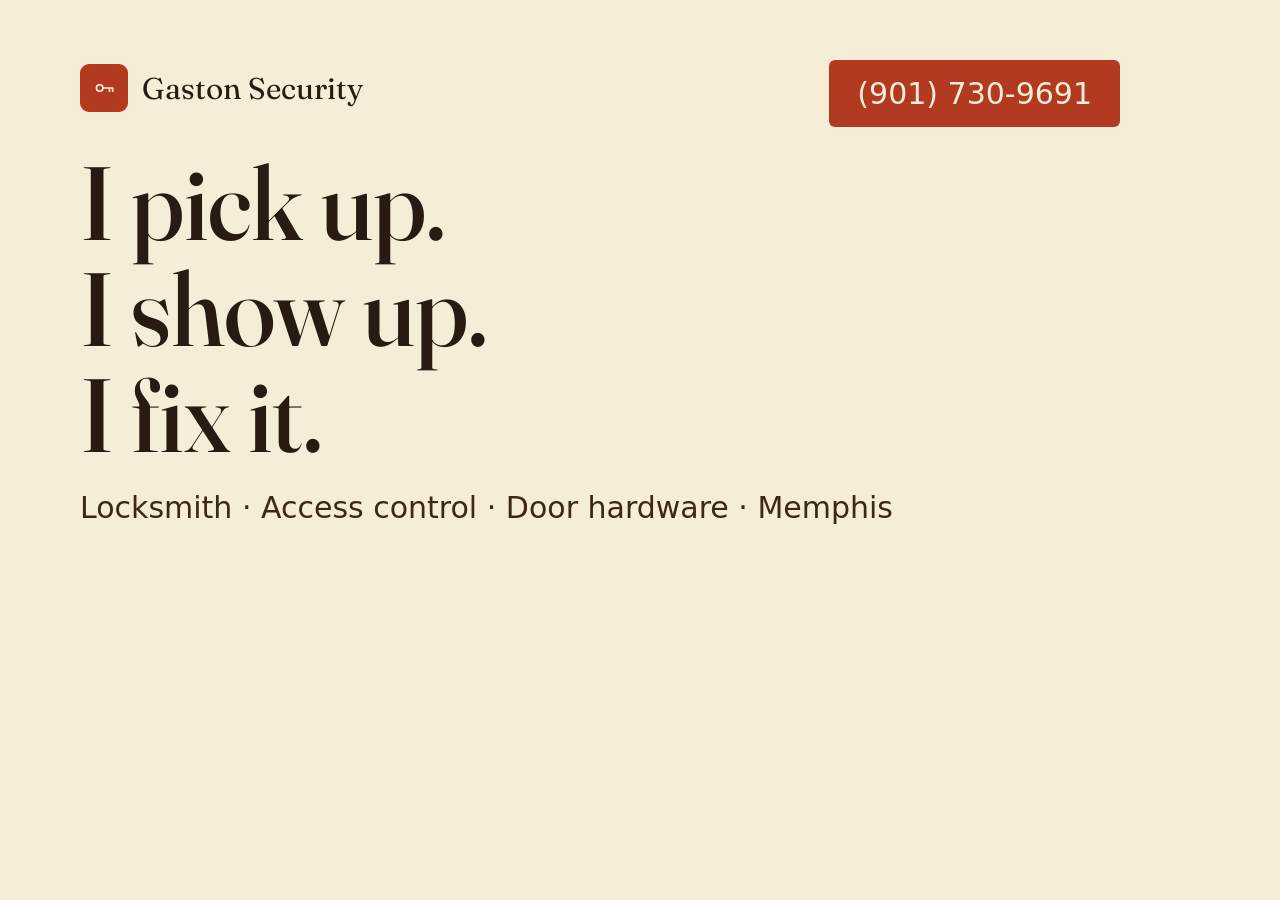
<file: tools/og.html>
<!doctype html><html><head><meta charset="utf-8">
<link rel="stylesheet" href="https://fonts.googleapis.com/css2?family=Fraunces:opsz,wght@9..144,500&display=block">
<style>
  body{margin:0;width:1200px;height:630px;background:#F5EDD8;color:#2A1B12;font-family:system-ui,-apple-system,"Segoe UI",Roboto,sans-serif;position:relative;overflow:hidden}
  .brand{position:absolute;left:80px;top:64px;display:flex;align-items:center;gap:14px;font-family:Fraunces,Georgia,serif;font-size:30px}
  .mark{width:48px;height:48px;border-radius:9px;background:#B23A20;display:flex;align-items:center;justify-content:center}
  .mark svg{width:26px;height:26px}
  h1{position:absolute;left:80px;top:150px;margin:0;font-family:Fraunces,Georgia,serif;font-weight:500;font-size:104px;line-height:1.02}
  .sub{position:absolute;left:80px;top:490px;font-size:30px;color:#3D2817}
  .phone{position:absolute;right:80px;top:60px;background:#B23A20;color:#F5EDD8;font-size:30px;font-weight:500;padding:16px 28px;border-radius:6px}
</style></head><body>
<div class="brand"><span class="mark"><svg viewBox="0 0 24 24" fill="none" stroke="#F5EDD8" stroke-width="1.6" stroke-linecap="round"><circle cx="8" cy="12" r="3"/><path d="M11 12h9M17 12v3M20 12v3"/></svg></span>Gaston Security</div>
<h1>I pick up.<br>I show up.<br>I fix it.</h1>
<div class="sub">Locksmith · Access control · Door hardware · Memphis</div>
<div class="phone">(901) 730-9691</div>
</body></html>
</file>
